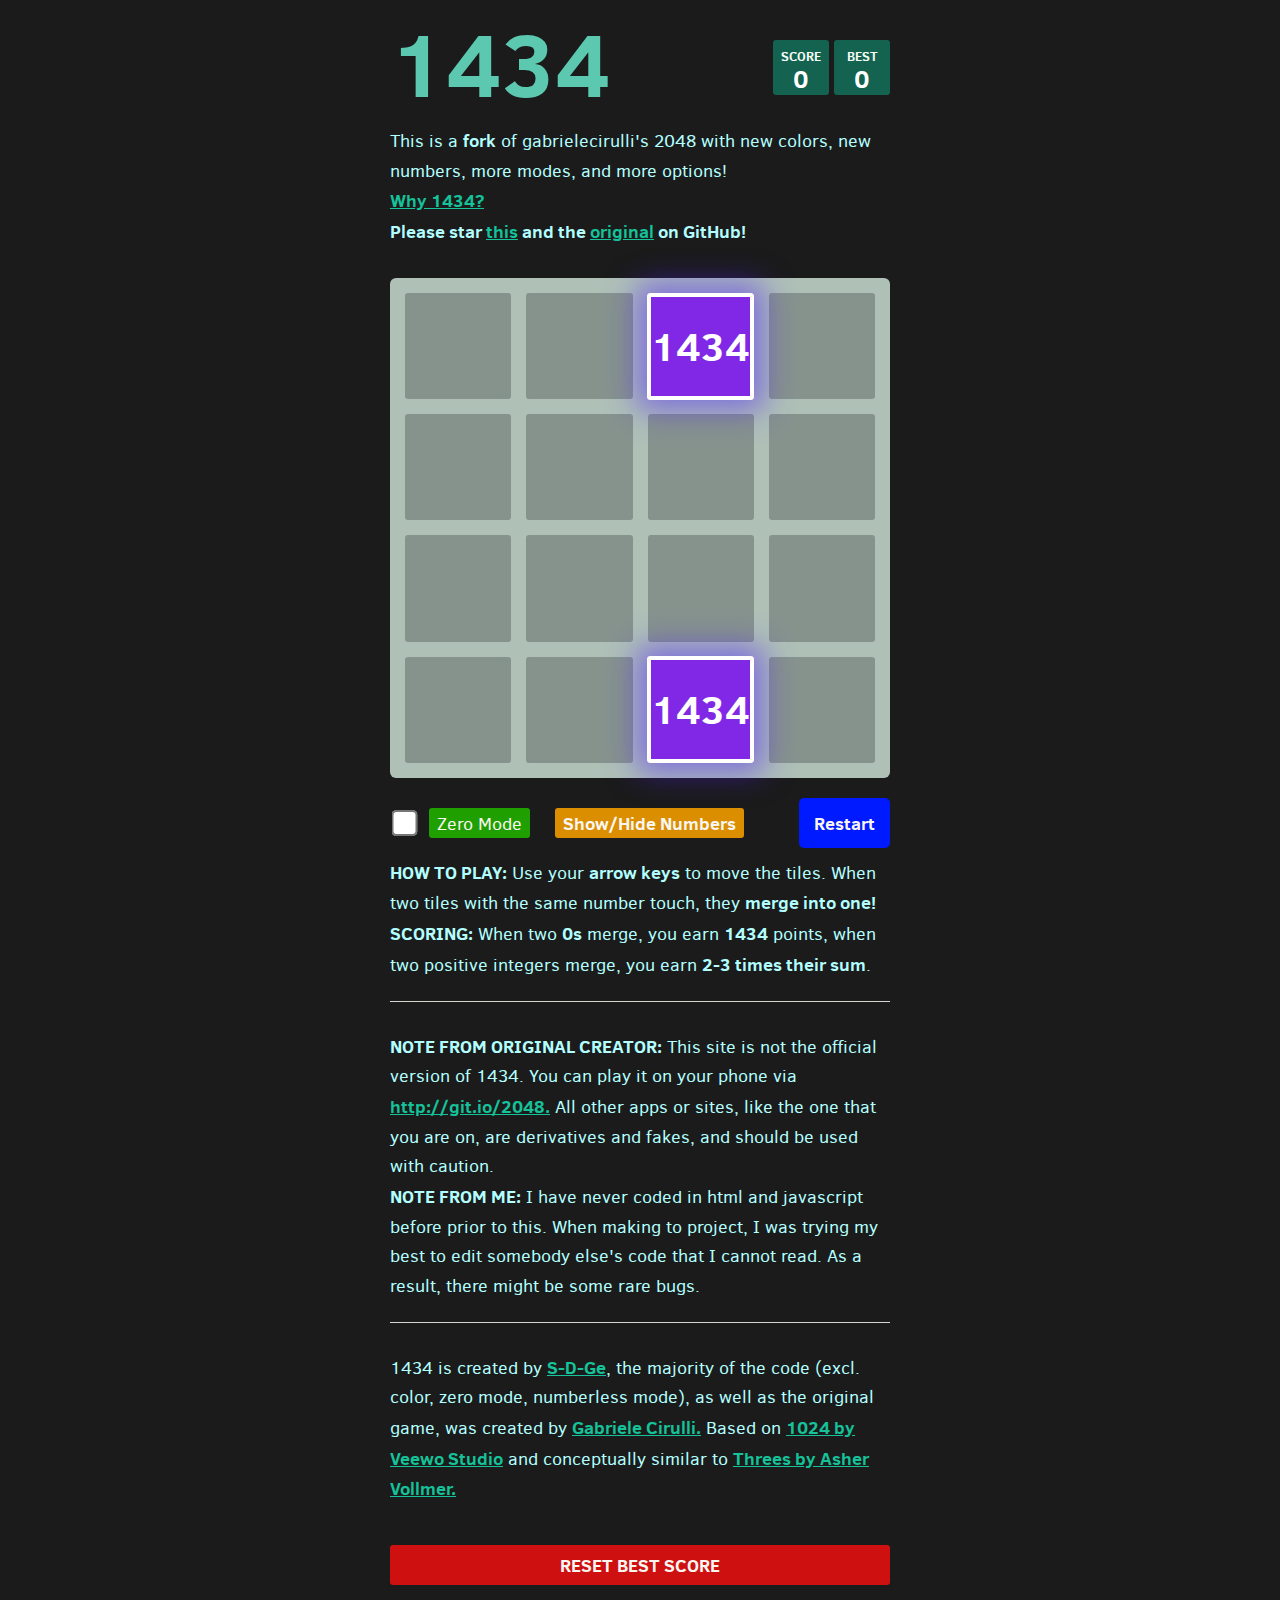
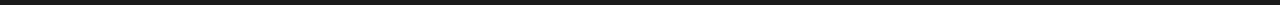
<file: 1434/index.html>
<!DOCTYPE html>
<html>
<head>
  <meta charset="utf-8">
  <title>1434</title>

  <link href="style/main.css" rel="stylesheet" type="text/css">
  <link rel="shortcut icon" href="favicon.ico">

  <meta name="HandheldFriendly" content="True">
  <meta name="MobileOptimized" content="320">
  <meta name="viewport" content="width=device-width, target-densitydpi=160dpi, initial-scale=1.0, maximum-scale=1, user-scalable=no, minimal-ui">
</head>
<body>
</script>
  <div class="container">
    <div class="heading">
      <h1 class="title">1434</h1>
      <div class="scores-container">
        <div class="score-container">0</div>
        <div class="best-container">0</div>
      </div>
    </div>

    <div class="above-game">
      <p style="color: #b3ffff"> This is a <strong>fork</strong> of gabrielecirulli's 2048 with new colors,
        new numbers, more modes, and more options! 
        <br>
        <a href="https://denialriver1434.github.io/1434/Explanation">Why 1434?</a>
        <br>
        <strong>Please star <a href="https://github.com/DenialRiver8810/1434">this</a>
          and the <a href="https://github.com/gabrielecirulli/2048">original</a> on GitHub!</strong></p>
    </div>

    <div class="game-container">
      <div class="game-message">
        <p></p>
        <div class="lower">
	        <a class="keep-playing-button">Continue losing the game?</a>
          <a class="retry-button">Lose the game again?</a>
        </div>
      </div>

      <div class="grid-container">
        <div class="grid-row">
          <div class="grid-cell"></div>
          <div class="grid-cell"></div>
          <div class="grid-cell"></div>
          <div class="grid-cell"></div>
        </div>
        <div class="grid-row">
          <div class="grid-cell"></div>
          <div class="grid-cell"></div>
          <div class="grid-cell"></div>
          <div class="grid-cell"></div>
        </div>
        <div class="grid-row">
          <div class="grid-cell"></div>
          <div class="grid-cell"></div>
          <div class="grid-cell"></div>
          <div class="grid-cell"></div>
        </div>
        <div class="grid-row">
          <div class="grid-cell"></div>
          <div class="grid-cell"></div>
          <div class="grid-cell"></div>
          <div class="grid-cell"></div>
        </div>
      </div>

      <div class="tile-container">

      </div>
    </div>
    
    <input class="allow0" type="checkbox" id="allow0">
    <label class="allow0" for="allow0"> Zero Mode</label>
    <a class="hidenum">Show/Hide Numbers</a>
    <a class="restart-button">Restart</a>
    <p class="game-explanation">
      <strong class="important">How to play:</strong> Use your <strong>arrow keys</strong> 
      to move the tiles. When two tiles with the same number touch, they <strong>merge into one!
      </strong>
      <strong class="important">Scoring:</strong> When two <strong>0s</strong> merge, you earn
      <strong>1434</strong> points, when two positive integers merge, you earn <strong>2-3 times their sum</strong>.
    </p>
    <hr>
    <p>
    <strong class="important">Note from original creator:</strong> This site is not the official version of 1434. 
    You can play it on your phone via <a href="http://git.io/2048">http://git.io/2048.</a> 
    All other apps or sites, like the one that you are on, are derivatives and fakes, and should be used with caution.
    <br>
    <strong class="important">Note from me:</strong>  I have never coded in html and javascript before prior to this. When making
    to project, I was trying my best to edit somebody else's code that I cannot read. As a result, there might be some rare bugs.
    </p>
    <hr>
    <p>
    1434 is created by <a href="https://github.com/S-D-Ge/" target="_blank">S-D-Ge</a>, the majority of the code 
    (excl. color, zero mode, numberless mode), as well as the original game, was created by 
    <a href="http://gabrielecirulli.com" target="_blank">Gabriele Cirulli.</a> Based on 
    <a href="https://itunes.apple.com/us/app/1024!/id823499224" target="_blank">1024 by Veewo Studio</a> and 
    conceptually similar to <a href="http://asherv.com/threes/" target="_blank">Threes by Asher Vollmer.</a>
    </p>
    <a class="best-reset-button">RESET BEST SCORE</a>
  </div>

  <script src="js/bind_polyfill.js"></script>
  <script src="js/classlist_polyfill.js"></script>
  <script src="js/animframe_polyfill.js"></script>
  <script src="js/keyboard_input_manager.js"></script>
  <script src="js/html_actuator.js"></script>
  <script src="js/grid.js"></script>
  <script src="js/tile.js"></script>
  <script src="js/local_storage_manager.js"></script>
  <script src="js/game_manager.js"></script>
  <script src="js/application.js"></script>
</body>
</html>
</file>
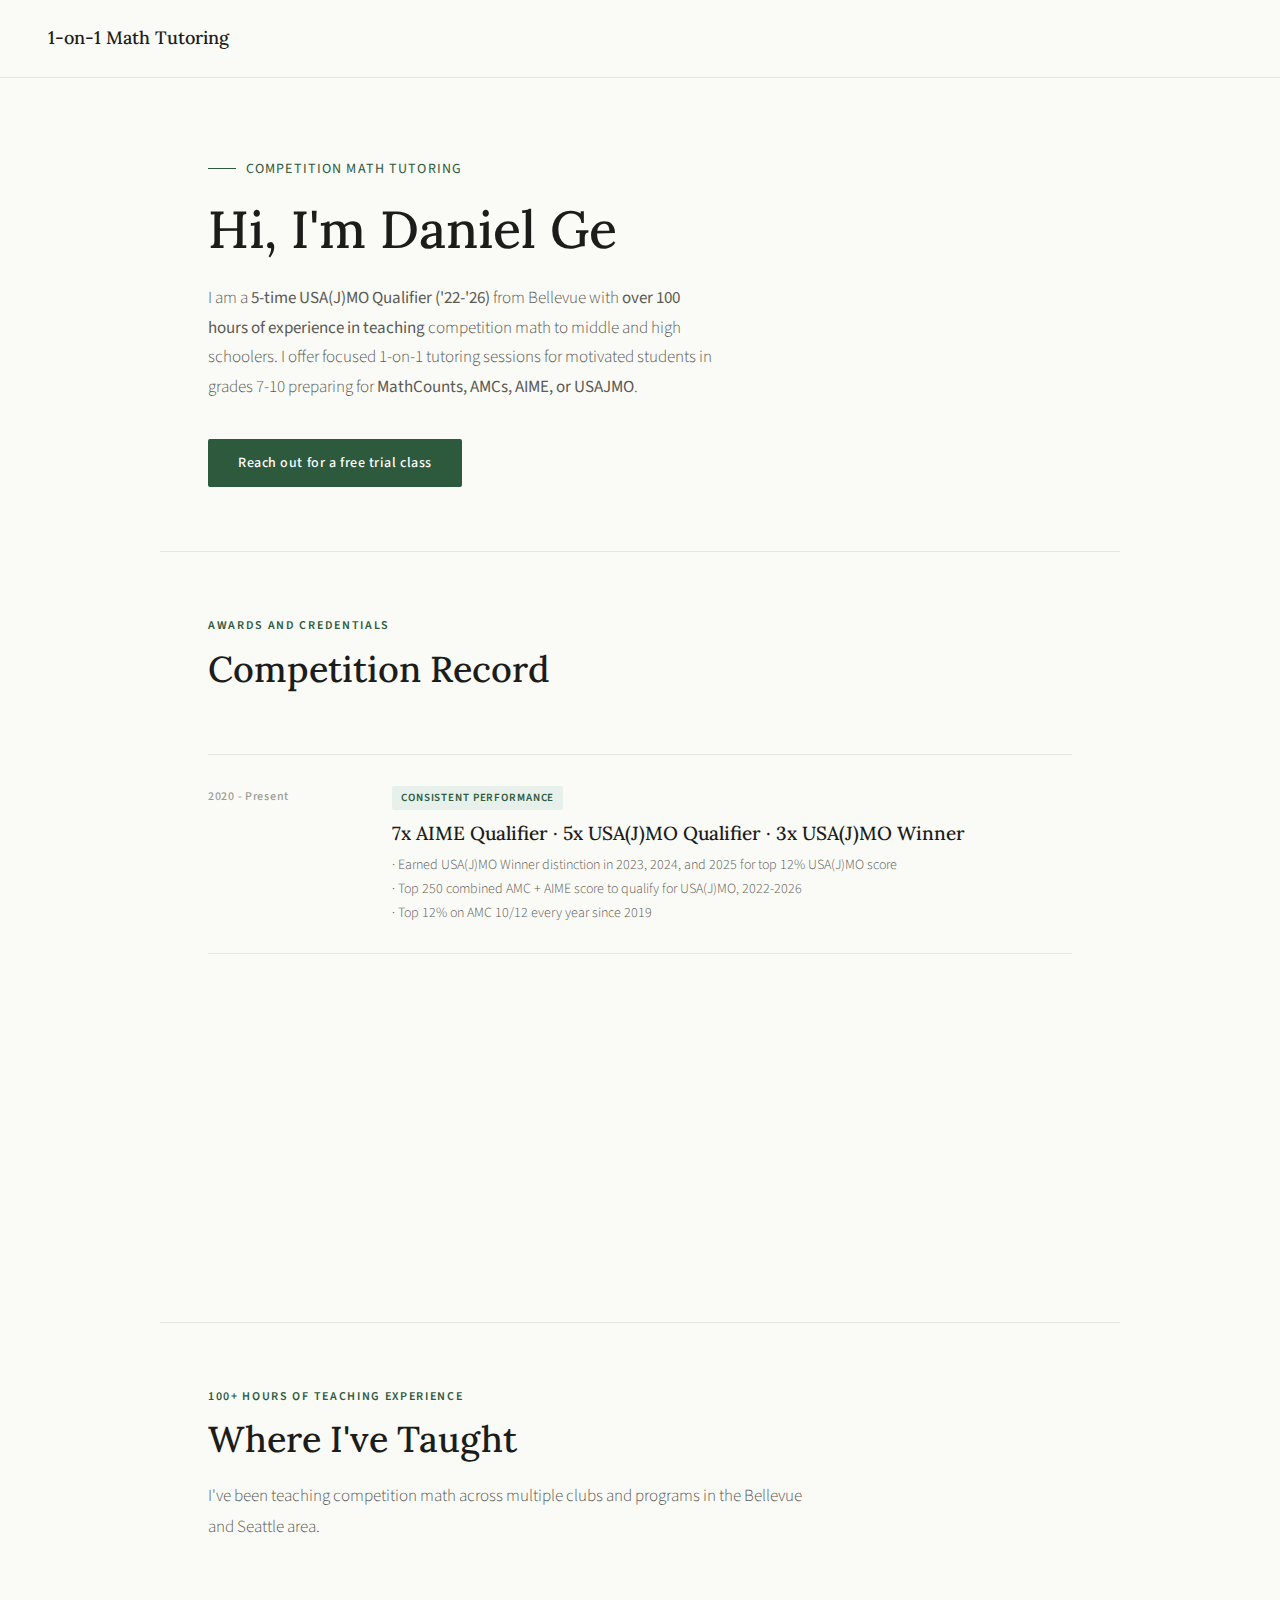
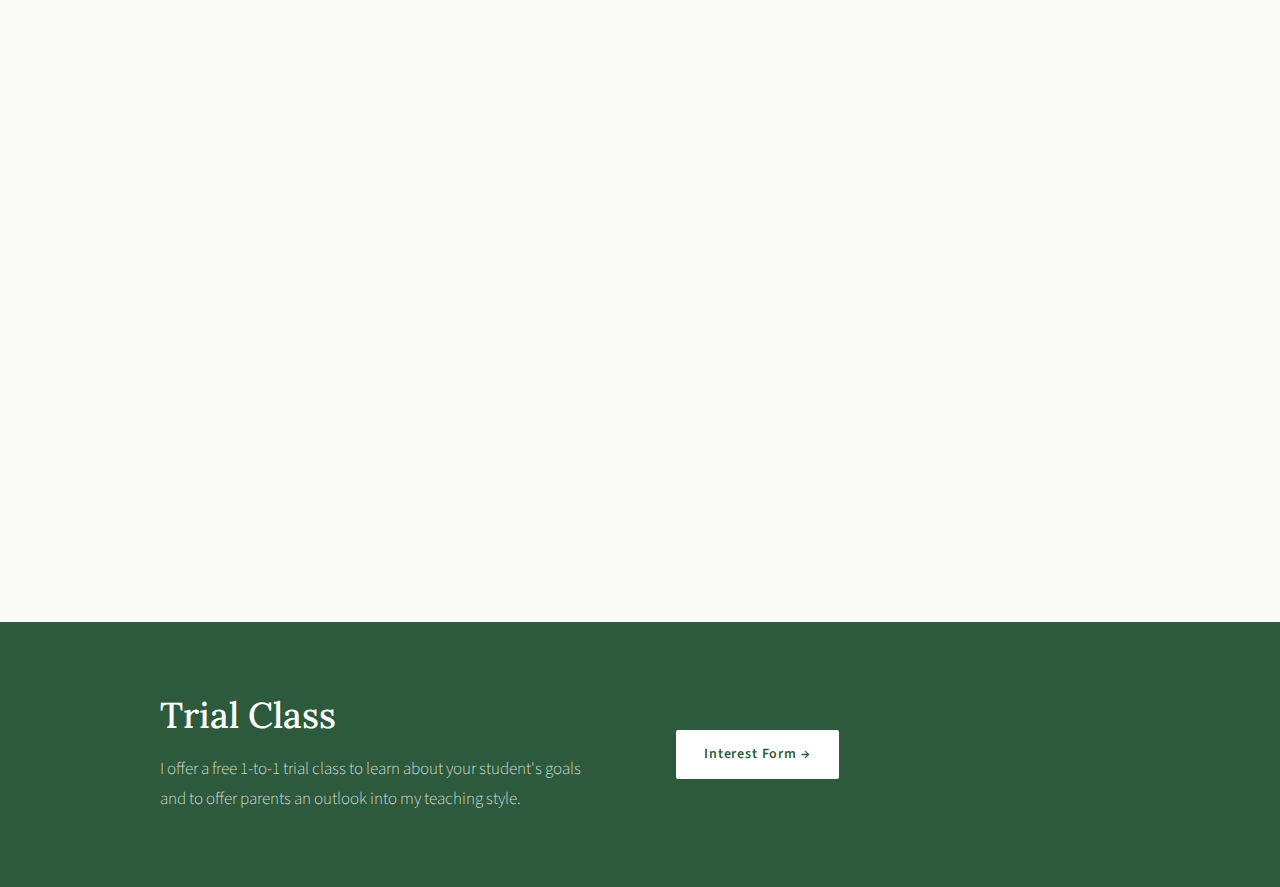
<file: tutoring/index.html>
<!DOCTYPE html>
<html lang="en">
<head>
<meta charset="UTF-8">
<meta name="viewport" content="width=device-width, initial-scale=1.0">
<title>Daniel Ge Competition Math Tutoring</title>
<link href="https://fonts.googleapis.com/css2?family=Lora:ital,wght@0,400;0,500;0,600;1,400;1,500&family=Source+Sans+3:wght@300;400;500;600&display=swap" rel="stylesheet">
<link rel="stylesheet" href="style.css">
</head>
<body>

<nav>
  <div class="nav-name">1-on-1 Math Tutoring</div>
</nav>

<div class="hero">
  <div class="hero-text">
    <div class="hero-greeting">Competition Math Tutoring</div>
    <h1>Hi, I'm Daniel Ge</h1>
    <p class="hero-body">
        I am a <strong>5-time USA(J)MO Qualifier ('22-'26)</strong> from Bellevue with <strong>over 100 hours of experience
        in teaching</strong> competition math to middle and high schoolers. I offer focused 1-on-1 tutoring sessions for motivated
        students in grades 7-10 preparing for <strong>MathCounts, AMCs, AIME, or USAJMO</strong>.
    </p>
    <a href="#contact" class="hero-cta">Reach out for a free trial class</a>
  </div>
</div>

<hr class="divider">
<div class="section" id="credentials">
  <div class="section-label">Awards and Credentials</div>
  <h2>Competition Record <br><br></h2>
  <ul class="awards-list">
    <li class="award">
      <div class="award-date">2020 - Present</div>
      <div>
        <span class="tag">Consistent performance</span>
        <div class="award-name">7x AIME Qualifier · 5x USA(J)MO Qualifier · 3x USA(J)MO Winner</div>
        <div class="award-desc">
          · Earned USA(J)MO Winner distinction in 2023, 2024, and 2025 for top 12% USA(J)MO score<br>
          · Top 250 combined AMC + AIME score to qualify for USA(J)MO, 2022-2026<br>
          · Top 12% on AMC 10/12 every year since 2019
        </div>
      </div>
    </li>
    <li class="award">
      <div class="award-date">Jun 2025</div>
      <div>
        <span class="tag">MOP</span>
        <div class="award-name">Mathematical Olympiad Summer Program</div>
        <div class="award-desc">Qualified for MOP by ranking in the top 24 among all US high school students on the USAMO</div>
      </div>
    </li>
    <li class="award">
      <div class="award-date">Jun 2025</div>
      <div>
        <span class="tag">National Top 18</span>
        <div class="award-name">USA IMO Team Selection Test (USA TST) Qualifier</div>
        <div class="award-desc">Top 18 TSTST scorer among all MOP students with a score of 42</div>
      </div>
    </li>
  </ul>
</div>

<hr class="divider">

<div class="section" id="experience">
  <div class="section-label">100+ Hours of teaching experience</div>
  <h2>Where I've Taught</h2>
  <p class="lead" style="margin-bottom:36px;">I've been teaching competition math across multiple clubs and programs in the Bellevue and Seattle area.</p>
  <ul class="exp-list reveal">
    <li class="exp">
      <div class="exp-meta">
        <div class="exp-period">Sep 2022 - Present</div>
        <div class="exp-place">Bellevue, WA</div>
      </div>
      <div>
        <div class="exp-org">Tyee Competition Math Club</div>
        <div class="exp-role">Coach → Advisor</div>
        <ul class="exp-points">
          <li>Wrote and led live lectures; wrote and proctored placement tests and intramural contests</li>
          <li>Now advises new coaches; teaches MathCounts training sessions for qualifying students</li>
        </ul>
      </div>
    </li>
    <li class="exp">
      <div class="exp-meta">
        <div class="exp-period">Sep 2025 - Present</div>
        <div class="exp-place">Bellevue, WA</div>
      </div>
      <div>
        <div class="exp-org">Newport Math Club</div>
        <div class="exp-role">President</div>
        <ul class="exp-points">
          <li>Team leader, problem writer, and test coordinator for the Knights of Pi Tournament</li>
          <li>Designs and leads club meetings including lectures on advanced Olympiad topics</li>
        </ul>
      </div>
    </li>
    <li class="exp">
      <div class="exp-meta">
        <div class="exp-period">Sep 2023 - Mar 2025</div>
        <div class="exp-place">Bellevue, WA</div>
      </div>
      <div>
        <div class="exp-org">BASIS Competitive Coding Club</div>
        <div class="exp-role">Founder & Head Coach</div>
        <ul class="exp-points">
          <li>Wrote lecture notes and led live lectures from scratch</li>
          <li>Multiple students promoted to USACO Silver and Gold</li>
        </ul>
      </div>
    </li>
    <li class="exp">
      <div class="exp-meta">
        <div class="exp-period">May 2024 - Present</div>
        <div class="exp-place">Seattle, WA</div>
      </div>
      <div>
        <div class="exp-org">Seattle Infinity Math Circle</div>
        <div class="exp-role">Problem Writer & Team Member</div>
        <ul class="exp-points">
          <li>Designed AMC 8/10/12 and MathCounts practice tests for Seattle middle schoolers</li>
          <li>Member of WA Gold A1 team — competed at HMMT, SMT, BMT, and PUMaC</li>
        </ul>
      </div>
    </li>
  </ul>
</div>

<div class="contact-section" id="contact">
  <div class="contact-inner">
    <div>
      <h2>Trial Class</h2>
      <p class="lead">I offer a free 1-to-1 trial class to learn about your student's goals and 
        to offer parents an outlook into my teaching style.</p>
    </div>
    <div style="display:flex; flex-direction:column; justify-content:center; height:100%;">
      <a href="https://forms.gle/p3uLhhTPpono2Kmp6" target="_blank" class="submit-btn" style="text-decoration:none; display:inline-block; text-align:center;">
        Interest Form →
      </a>
    </div>
  </div>
</div>

<script>
  const allReveal = document.querySelectorAll('.reveal');
  const awards = document.querySelectorAll('.award');

  const io = new IntersectionObserver((entries) => {
    entries.forEach(e => {
      if (e.isIntersecting) { e.target.classList.add('visible'); io.unobserve(e.target); }
    });
  }, { threshold: 0.1 });

  allReveal.forEach(el => io.observe(el));

  const awardIO = new IntersectionObserver((entries) => {
    entries.forEach((e, idx) => {
      if (e.isIntersecting) {
        const i = [...awards].indexOf(e.target);
        setTimeout(() => e.target.classList.add('visible'), i * 120);
        awardIO.unobserve(e.target);
      }
    });
  }, { threshold: 0.1 });
  awards.forEach(el => awardIO.observe(el));
</script>
</body>
</html>
</file>
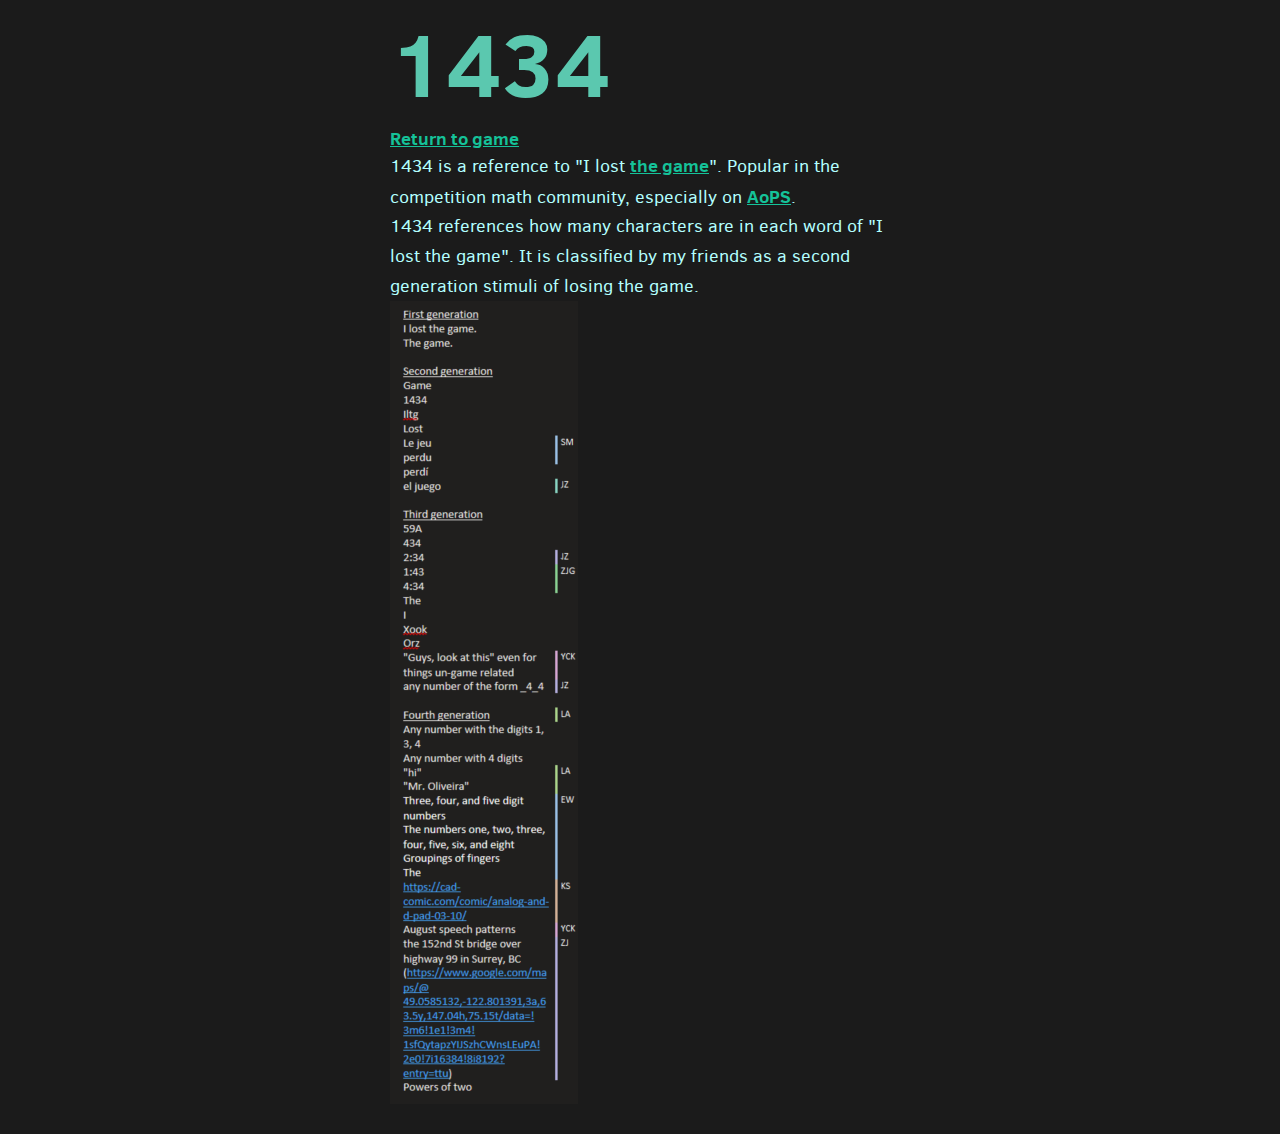
<file: 1434/Explanation/index.html>
<!DOCTYPE html>
<html>
<head>
  <meta charset="utf-8">
  <title>1434</title>

  <link href="../style/main.css" rel="stylesheet" type="text/css">
  <link rel="shortcut icon" href="favicon.ico">

  <meta name="HandheldFriendly" content="True">
  <meta name="MobileOptimized" content="320">
  <meta name="viewport" content="width=device-width, target-densitydpi=160dpi, initial-scale=1.0, maximum-scale=1, user-scalable=no, minimal-ui">
</head>
<body>
</script>
  <div class="container">
    <div class="heading">
      <h1 class="title">1434</h1>
    </div>
    
    <div class="above-game">
        <a href="https://denialriver1434.github.io/1434">Return to game</a>
        <br>
        <p>
            1434 is a reference to "I lost <a href="https://en.wikipedia.org/wiki/The_Game_(mind_game)">the game</a>". 
            Popular in the competition math community, especially on <a href="https://artofproblemsolving.com/">AoPS</a>.
            <br>
            1434 references how many characters are in each word of "I lost the game". It is classified by my friends as a 
            second generation stimuli of losing the game.
            <br>
            <img src="1434-stimuli.png">
        </p>
    </div>
  </div>
</body>
</html>
</file>
<file: 1434/style/main.css>
@import url(fonts/clear-sans.css);
html, body {
  margin: 0;
  padding: 0;
  background: #1b1b1b;
  color: white;
  font-family: "Clear Sans", "Helvetica Neue", Arial, sans-serif;
  font-size: 18px; }

body {
  margin: 0px 0; 
margin-bottom: 20px;}

.heading:after {
  content: "";
  display: block;
  clear: both; }

h1.title {
  color:#5bc8af;
  font-size: 90px;
  font-weight: bold;
  margin: 0;
  display: block;
  float: left; }

@-webkit-keyframes move-up {
  0% {
    top: 25px;
    opacity: 1; }

  100% {
    top: -50px;
    opacity: 0; } }
@-moz-keyframes move-up {
  0% {
    top: 25px;
    opacity: 1; }

  100% {
    top: -50px;
    opacity: 0; } }
@keyframes move-up {
  0% {
    top: 25px;
    opacity: 1; }

  100% {
    top: -50px;
    opacity: 0; } }
.scores-container {
  float: right;
  text-align: right; }

.score-container, .best-container {
  position: relative;
  display: inline-block;
  background: #136350;
  padding: 15px 20px;
  font-size: 25px;
  height: 25px;
  line-height: 47px;
  font-weight: bold;
  border-radius: 3px;
  color: rgb(255, 255, 255);
  margin-top: 40px;
  text-align: center; }
  .score-container:after, .best-container:after {
    position: absolute;
    width: 100%;
    top: 10px;
    left: 0;
    text-transform: uppercase;
    font-size: 13px;
    line-height: 13px;
    text-align: center;
    color: #f6fcf6; }
  .score-container .score-addition, .best-container .score-addition {
    position: absolute;
    right: 30px;
    color: red;
    font-size: 25px;
    line-height: 25px;
    font-weight: bold;
    color: rgba(56, 65, 66, 0.9);
    z-index: 100;
    -webkit-animation: move-up 600ms ease-in;
    -moz-animation: move-up 600ms ease-in;
    animation: move-up 600ms ease-in;
    -webkit-animation-fill-mode: both;
    -moz-animation-fill-mode: both;
    animation-fill-mode: both; }

.score-container:after {
  content: "Score"; }

.best-container:after {
  content: "Best"; }

p {
  color:#b3ffff;
  margin-top: 0;
  margin-bottom: 10px;
  line-height: 1.65; }

a {
  color: #15c299;
  font-weight: bold;
  text-decoration: underline;
  cursor: pointer; }

strong.important {
  text-transform: uppercase; }

hr {
  border: none;
  border-bottom: 1px solid #d8d4d0;
  margin-top: 20px;
  margin-bottom: 30px; }

.container {
  width: 500px;
  margin: 0 auto; }

@-webkit-keyframes fade-in {
  0% {
    opacity: 0; }

  100% {
    opacity: 1; } }
@-moz-keyframes fade-in {
  0% {
    opacity: 0; }

  100% {
    opacity: 1; } }
@keyframes fade-in {
  0% {
    opacity: 0; }

  100% {
    opacity: 1; } }
.game-container {
  margin-top: 30px;
  margin-bottom: 20px;
  position: relative;
  padding: 15px;
  cursor: default;
  -webkit-touch-callout: none;
  -ms-touch-callout: none;
  -webkit-user-select: none;
  -moz-user-select: none;
  -ms-user-select: none;
  -ms-touch-action: none;
  touch-action: none;
  background: #afc0b7;
  border-radius: 6px;
  width: 500px;
  height: 500px;
  -webkit-box-sizing: border-box;
  -moz-box-sizing: border-box;
  box-sizing: border-box; }
  .game-container .game-message {
    display: none;
    position: absolute;
    top: 0;
    right: 0;
    bottom: 0;
    left: 0;
    background: rgba(118, 128, 117, 0.5);
    z-index: 100;
    text-align: center;
    -webkit-animation: fade-in 800ms ease 1200ms;
    -moz-animation: fade-in 800ms ease 1200ms;
    animation: fade-in 800ms ease 1200ms;
    -webkit-animation-fill-mode: both;
    -moz-animation-fill-mode: both;
    animation-fill-mode: both; }
    .game-container .game-message p {
      font-size: 55px;
      font-weight: bold;
      height: 80px;
      line-height: 60px;
      margin-top: 222px; }
    .game-container .game-message .lower {
      display: block;
      margin-top: 59px; }
    .game-container .game-message a {
      display: inline-block;
      background: #66698f;
      border-radius: 3px;
      padding: 0 20px;
      text-decoration: none;
      color: #f2f9f9;
      height: 40px;
      line-height: 42px;
      margin-left: 9px; }
      .game-container .game-message a.keep-playing-button {
        background: rgba(8, 0, 126, 1);
        margin-bottom: 20px; 
        display: none; }
        .game-container .game-message a.retry-button {
          background: rgba(8, 0, 126, 0.7);
          margin-bottom: 20px; 
          }
    .game-container .game-message.game-won {
      background: rgba(208, 190, 252, 0.3);
      color: #f9f6f2; }
      .game-container .game-message.game-won a.keep-playing-button {
        display: inline-block; }
    .game-container .game-message.game-won, .game-container .game-message.game-over {
      display: block; }

.grid-container {
  position: absolute;
  z-index: 1; }

.grid-row {
  margin-bottom: 15px; }
  .grid-row:last-child {
    margin-bottom: 0; }
  .grid-row:after {
    content: "";
    display: block;
    clear: both; }

.grid-cell {
  width: 106.25px;
  height: 106.25px;
  margin-right: 15px;
  float: left;
  border-radius: 3px;
  background: rgba(57, 63, 63, 0.35); }
  .grid-cell:last-child {
    margin-right: 0; }

.tile-container {
  position: absolute;
  z-index: 2; }

.tile, .tile .tile-inner {
  width: 107px;
  height: 107px;
  line-height: 107px; }
.tile.tile-position-1-1 {
  -webkit-transform: translate(0px, 0px);
  -moz-transform: translate(0px, 0px);
  -ms-transform: translate(0px, 0px);
  transform: translate(0px, 0px); }
.tile.tile-position-1-2 {
  -webkit-transform: translate(0px, 121px);
  -moz-transform: translate(0px, 121px);
  -ms-transform: translate(0px, 121px);
  transform: translate(0px, 121px); }
.tile.tile-position-1-3 {
  -webkit-transform: translate(0px, 242px);
  -moz-transform: translate(0px, 242px);
  -ms-transform: translate(0px, 242px);
  transform: translate(0px, 242px); }
.tile.tile-position-1-4 {
  -webkit-transform: translate(0px, 363px);
  -moz-transform: translate(0px, 363px);
  -ms-transform: translate(0px, 363px);
  transform: translate(0px, 363px); }
.tile.tile-position-2-1 {
  -webkit-transform: translate(121px, 0px);
  -moz-transform: translate(121px, 0px);
  -ms-transform: translate(121px, 0px);
  transform: translate(121px, 0px); }
.tile.tile-position-2-2 {
  -webkit-transform: translate(121px, 121px);
  -moz-transform: translate(121px, 121px);
  -ms-transform: translate(121px, 121px);
  transform: translate(121px, 121px); }
.tile.tile-position-2-3 {
  -webkit-transform: translate(121px, 242px);
  -moz-transform: translate(121px, 242px);
  -ms-transform: translate(121px, 242px);
  transform: translate(121px, 242px); }
.tile.tile-position-2-4 {
  -webkit-transform: translate(121px, 363px);
  -moz-transform: translate(121px, 363px);
  -ms-transform: translate(121px, 363px);
  transform: translate(121px, 363px); }
.tile.tile-position-3-1 {
  -webkit-transform: translate(242px, 0px);
  -moz-transform: translate(242px, 0px);
  -ms-transform: translate(242px, 0px);
  transform: translate(242px, 0px); }
.tile.tile-position-3-2 {
  -webkit-transform: translate(242px, 121px);
  -moz-transform: translate(242px, 121px);
  -ms-transform: translate(242px, 121px);
  transform: translate(242px, 121px); }
.tile.tile-position-3-3 {
  -webkit-transform: translate(242px, 242px);
  -moz-transform: translate(242px, 242px);
  -ms-transform: translate(242px, 242px);
  transform: translate(242px, 242px); }
.tile.tile-position-3-4 {
  -webkit-transform: translate(242px, 363px);
  -moz-transform: translate(242px, 363px);
  -ms-transform: translate(242px, 363px);
  transform: translate(242px, 363px); }
.tile.tile-position-4-1 {
  -webkit-transform: translate(363px, 0px);
  -moz-transform: translate(363px, 0px);
  -ms-transform: translate(363px, 0px);
  transform: translate(363px, 0px); }
.tile.tile-position-4-2 {
  -webkit-transform: translate(363px, 121px);
  -moz-transform: translate(363px, 121px);
  -ms-transform: translate(363px, 121px);
  transform: translate(363px, 121px); }
.tile.tile-position-4-3 {
  -webkit-transform: translate(363px, 242px);
  -moz-transform: translate(363px, 242px);
  -ms-transform: translate(363px, 242px);
  transform: translate(363px, 242px); }
.tile.tile-position-4-4 {
  -webkit-transform: translate(363px, 363px);
  -moz-transform: translate(363px, 363px);
  -ms-transform: translate(363px, 363px);
  transform: translate(363px, 363px); }

.tile {
  position: absolute;
  -webkit-transition: 100ms ease-in-out;
  -moz-transition: 100ms ease-in-out;
  transition: 100ms ease-in-out;
  -webkit-transition-property: -webkit-transform;
  -moz-transition-property: -moz-transform;
  transition-property: transform; }
  .tile .tile-inner {
    border-radius: 3px;
    text-align: center;
    background: #ff0000;
    font-weight: bold;
    z-index: 10;
  font-size: 55px; }
  .tile.tile-0 .tile-inner {
    background: #20a000;
    box-shadow: 0 0 30px 10px rgba(245, 248, 50, 0.69420), inset 0 0 0 1px rgba(255, 255, 255, 0.15);
  }
  .tile.tile-1 .tile-inner {
    background: #3f4444;
   }
  .tile.tile-2 .tile-inner {
    background: #4e5b5c; }
  .tile.tile-5 .tile-inner {
    background: #637e81; }
  .tile.tile-11 .tile-inner {
    background: #5c939c; }
  .tile.tile-22 .tile-inner {
    background: #359aaa; }
  .tile.tile-44 .tile-inner {
    background: #1aa9c9; }
  .tile.tile-89 .tile-inner {
    background: #00bfff; }
  .tile.tile-179 .tile-inner {
    background: #00a2fa;
    box-shadow: 0 0 30px 10px rgba(78, 29, 255, 0.15), inset 0 0 0 3px rgba(255, 255, 255, 0.5);
    font-size: 45px; }
    @media screen and (max-width: 520px) {
      .tile.tile-179 .tile-inner {
        font-size: 25px; } }
  .tile.tile-358 .tile-inner {
    background: #0061e0;
    box-shadow: 0 0 30px 10px rgba(78, 29, 255, 0.2), inset 0 0 0 3px rgba(255, 255, 255, 0.75);
    font-size: 45px; }
    @media screen and (max-width: 520px) {
      .tile.tile-358 .tile-inner {
        font-size: 25px; } }
  .tile.tile-717 .tile-inner {
    background: #4b39e7;
    box-shadow: 0 0 30px 10px rgba(78, 29, 255, 0.35), inset 0 0 0 3px rgba(255, 255, 255);
    font-size: 45px; }
    @media screen and (max-width: 520px) {
      .tile.tile-717 .tile-inner {
        font-size: 25px; } }
  .tile.tile-1434 .tile-inner {
    background: #8128e6;
    box-shadow: 0 0 30px 10px rgba(78, 29, 255, 0.5), inset 0 0 0 4px rgba(255, 255, 255);
    font-size: 40px; }
    @media screen and (max-width: 520px) {
      .tile.tile-1434 .tile-inner {
        font-size: 15px; } }
  .tile.tile-super .tile-inner {
    background: #b91bc7;
    box-shadow: 0 0 30px 10px rgb(78, 29, 255), inset 0 0 0 5px rgba(255, 255, 255);
    font-size: 30px; }
    @media screen and (max-width: 520px) {
      .tile.tile-super .tile-inner {
        font-size: 10px; } }

@-webkit-keyframes appear {
  0% {
    opacity: 0;
    -webkit-transform: scale(0);
    -moz-transform: scale(0);
    -ms-transform: scale(0);
    transform: scale(0); }

  100% {
    opacity: 1;
    -webkit-transform: scale(1);
    -moz-transform: scale(1);
    -ms-transform: scale(1);
    transform: scale(1); } }
@-moz-keyframes appear {
  0% {
    opacity: 0;
    -webkit-transform: scale(0);
    -moz-transform: scale(0);
    -ms-transform: scale(0);
    transform: scale(0); }

  100% {
    opacity: 1;
    -webkit-transform: scale(1);
    -moz-transform: scale(1);
    -ms-transform: scale(1);
    transform: scale(1); } }
@keyframes appear {
  0% {
    opacity: 0;
    -webkit-transform: scale(0);
    -moz-transform: scale(0);
    -ms-transform: scale(0);
    transform: scale(0); }

  100% {
    opacity: 1;
    -webkit-transform: scale(1);
    -moz-transform: scale(1);
    -ms-transform: scale(1);
    transform: scale(1); } }
.tile-new .tile-inner {
  -webkit-animation: appear 200ms ease 100ms;
  -moz-animation: appear 200ms ease 100ms;
  animation: appear 200ms ease 100ms;
  -webkit-animation-fill-mode: backwards;
  -moz-animation-fill-mode: backwards;
  animation-fill-mode: backwards; }

@-webkit-keyframes pop {
  0% {
    -webkit-transform: scale(0);
    -moz-transform: scale(0);
    -ms-transform: scale(0);
    transform: scale(0); }

  50% {
    -webkit-transform: scale(1.2);
    -moz-transform: scale(1.2);
    -ms-transform: scale(1.2);
    transform: scale(1.2); }

  100% {
    -webkit-transform: scale(1);
    -moz-transform: scale(1);
    -ms-transform: scale(1);
    transform: scale(1); } }
@-moz-keyframes pop {
  0% {
    -webkit-transform: scale(0);
    -moz-transform: scale(0);
    -ms-transform: scale(0);
    transform: scale(0); }

  50% {
    -webkit-transform: scale(1.2);
    -moz-transform: scale(1.2);
    -ms-transform: scale(1.2);
    transform: scale(1.2); }

  100% {
    -webkit-transform: scale(1);
    -moz-transform: scale(1);
    -ms-transform: scale(1);
    transform: scale(1); } }
@keyframes pop {
  0% {
    -webkit-transform: scale(0);
    -moz-transform: scale(0);
    -ms-transform: scale(0);
    transform: scale(0); }

  50% {
    -webkit-transform: scale(1.2);
    -moz-transform: scale(1.2);
    -ms-transform: scale(1.2);
    transform: scale(1.2); }

  100% {
    -webkit-transform: scale(1);
    -moz-transform: scale(1);
    -ms-transform: scale(1);
    transform: scale(1); } }
.tile-merged .tile-inner {
  z-index: 20;
  -webkit-animation: pop 200ms ease 100ms;
  -moz-animation: pop 200ms ease 100ms;
  animation: pop 200ms ease 100ms;
  -webkit-animation-fill-mode: backwards;
  -moz-animation-fill-mode: backwards;
  animation-fill-mode: backwards; }

.above-game:after {
  content: "";
  display: block;
  clear: both; }

.restart-button {
  display: inline-block;
  background: #001aff;
  border-radius: 5px;
  padding: 0 15px;
  text-decoration: none;
  color: #f9f6f2;
  height: 50px;
  line-height: 52px;
  display: block;
  text-align: center;
  float: right; }

  .hidenum {
    display: inline-block;
    background: #db8f00;
    border-radius: 3px;
    padding: 0 8px;
    text-decoration: none;
    color: #f9f6f2;
    height: 30px;
    line-height: 32px;
    display: block;
    text-align: center;
    margin-left: 15px;
    margin-top: 10px;
    float: left; }

  .allow0 {
    display: inline-block;
    background: #20a000;
    border-radius: 3px;
    padding: 0 8px;
    text-decoration: none;
    color: #f9f6f2;
    height: 30px;
    line-height: 32px;
    display: block;
    text-align: center;
    margin-left: 8px;
    margin-top: 10px;
    margin-right: 10px;
    float: left; }

  input[type=checkbox]
  {
    /* Double-sized Checkboxes */
    margin-top: 10px;
    -ms-transform: scale(2); /* IE */
    -moz-transform: scale(2); /* FF */
    -webkit-transform: scale(1.5); /* Safari and Chrome */
    -o-transform: scale(1.5); /* Opera */
    transform: scale(2);
  }

.best-reset-button {
  display: inline-block;
  background: #cf1010;
  border-radius: 3px;
  padding: 0 20px;
  text-decoration: none;
  color: #f9f6f2;
  height: 40px;
  line-height: 42px;
  margin-top: 40px; 
  display: block;
  text-align: center;
  float: center; }

.game-explanation {
  margin-top: 80px; }

@media screen and (max-width: 520px) {
  html, body {
    font-size: 15px; }

  body {
    margin: 20px 0;
    padding: 0 20px; }

  h1.title {
    font-size: 27px;
    margin-top: 15px; }

  .container {
    width: 280px;
    margin: 0 auto; }

  .score-container, .best-container {
    margin-top: 0;
    padding: 15px 10px;
    min-width: 40px; }

  .heading {
    margin-bottom: 10px; }

  .game-intro {
    width: 55%;
    display: block;
    box-sizing: border-box;
    line-height: 1.65; }

  .restart-button {
    width: 42%;
    padding: 0;
    display: block;
    box-sizing: border-box;
    margin-top: 2px; }

  .game-container {
    margin-top: 17px;
    position: relative;
    padding: 10px;
    cursor: default;
    -webkit-touch-callout: none;
    -ms-touch-callout: none;
    -webkit-user-select: none;
    -moz-user-select: none;
    -ms-user-select: none;
    -ms-touch-action: none;
    touch-action: none;
    background: #a0bba2;
    border-radius: 6px;
    width: 280px;
    height: 280px;
    -webkit-box-sizing: border-box;
    -moz-box-sizing: border-box;
    box-sizing: border-box; }
    .game-container .game-message {
      display: none;
      position: absolute;
      top: 0;
      right: 0;
      bottom: 0;
      left: 0;
      background: rgba(238, 228, 218, 0.5);
      z-index: 100;
      text-align: center;
      -webkit-animation: fade-in 800ms ease 1200ms;
      -moz-animation: fade-in 800ms ease 1200ms;
      animation: fade-in 800ms ease 1200ms;
      -webkit-animation-fill-mode: both;
      -moz-animation-fill-mode: both;
      animation-fill-mode: both; }
      .game-container .game-message p {
        font-size: 60px;
        font-weight: bold;
        height: 60px;
        line-height: 60px;
        margin-top: 222px; }
      .game-container .game-message .lower {
        display: block;
        margin-top: 59px; }
      .game-container .game-message a {
        display: inline-block;
        background: #8f7a66;
        border-radius: 3px;
        padding: 0 20px;
        text-decoration: none;
        color: #f9f6f2;
        height: 40px;
        line-height: 42px;
        margin-left: 9px; }
        .game-container .game-message a.keep-playing-button {
          display: none; }
      .game-container .game-message.game-won {
        background: rgba(237, 194, 46, 0.5);
        color: #f9f6f2; }
        .game-container .game-message.game-won a.keep-playing-button {
          display: inline-block; }
      .game-container .game-message.game-won, .game-container .game-message.game-over {
        display: block; }

  .grid-container {
    position: absolute;
    z-index: 1; }

  .grid-row {
    margin-bottom: 10px; }
    .grid-row:last-child {
      margin-bottom: 0; }
    .grid-row:after {
      content: "";
      display: block;
      clear: both; }

  .grid-cell {
    width: 57.5px;
    height: 57.5px;
    margin-right: 10px;
    float: left;
    border-radius: 3px;
    background: rgba(238, 228, 218, 0.35); }
    .grid-cell:last-child {
      margin-right: 0; }

  .tile-container {
    position: absolute;
    z-index: 2; }

  .tile, .tile .tile-inner {
    width: 58px;
    height: 58px;
    line-height: 58px; }
  .tile.tile-position-1-1 {
    -webkit-transform: translate(0px, 0px);
    -moz-transform: translate(0px, 0px);
    -ms-transform: translate(0px, 0px);
    transform: translate(0px, 0px); }
  .tile.tile-position-1-2 {
    -webkit-transform: translate(0px, 67px);
    -moz-transform: translate(0px, 67px);
    -ms-transform: translate(0px, 67px);
    transform: translate(0px, 67px); }
  .tile.tile-position-1-3 {
    -webkit-transform: translate(0px, 135px);
    -moz-transform: translate(0px, 135px);
    -ms-transform: translate(0px, 135px);
    transform: translate(0px, 135px); }
  .tile.tile-position-1-4 {
    -webkit-transform: translate(0px, 202px);
    -moz-transform: translate(0px, 202px);
    -ms-transform: translate(0px, 202px);
    transform: translate(0px, 202px); }
  .tile.tile-position-2-1 {
    -webkit-transform: translate(67px, 0px);
    -moz-transform: translate(67px, 0px);
    -ms-transform: translate(67px, 0px);
    transform: translate(67px, 0px); }
  .tile.tile-position-2-2 {
    -webkit-transform: translate(67px, 67px);
    -moz-transform: translate(67px, 67px);
    -ms-transform: translate(67px, 67px);
    transform: translate(67px, 67px); }
  .tile.tile-position-2-3 {
    -webkit-transform: translate(67px, 135px);
    -moz-transform: translate(67px, 135px);
    -ms-transform: translate(67px, 135px);
    transform: translate(67px, 135px); }
  .tile.tile-position-2-4 {
    -webkit-transform: translate(67px, 202px);
    -moz-transform: translate(67px, 202px);
    -ms-transform: translate(67px, 202px);
    transform: translate(67px, 202px); }
  .tile.tile-position-3-1 {
    -webkit-transform: translate(135px, 0px);
    -moz-transform: translate(135px, 0px);
    -ms-transform: translate(135px, 0px);
    transform: translate(135px, 0px); }
  .tile.tile-position-3-2 {
    -webkit-transform: translate(135px, 67px);
    -moz-transform: translate(135px, 67px);
    -ms-transform: translate(135px, 67px);
    transform: translate(135px, 67px); }
  .tile.tile-position-3-3 {
    -webkit-transform: translate(135px, 135px);
    -moz-transform: translate(135px, 135px);
    -ms-transform: translate(135px, 135px);
    transform: translate(135px, 135px); }
  .tile.tile-position-3-4 {
    -webkit-transform: translate(135px, 202px);
    -moz-transform: translate(135px, 202px);
    -ms-transform: translate(135px, 202px);
    transform: translate(135px, 202px); }
  .tile.tile-position-4-1 {
    -webkit-transform: translate(202px, 0px);
    -moz-transform: translate(202px, 0px);
    -ms-transform: translate(202px, 0px);
    transform: translate(202px, 0px); }
  .tile.tile-position-4-2 {
    -webkit-transform: translate(202px, 67px);
    -moz-transform: translate(202px, 67px);
    -ms-transform: translate(202px, 67px);
    transform: translate(202px, 67px); }
  .tile.tile-position-4-3 {
    -webkit-transform: translate(202px, 135px);
    -moz-transform: translate(202px, 135px);
    -ms-transform: translate(202px, 135px);
    transform: translate(202px, 135px); }
  .tile.tile-position-4-4 {
    -webkit-transform: translate(202px, 202px);
    -moz-transform: translate(202px, 202px);
    -ms-transform: translate(202px, 202px);
    transform: translate(202px, 202px); }

  .tile .tile-inner {
    font-size: 35px; }

  .game-message p {
    font-size: 30px !important;
    height: 30px !important;
    line-height: 30px !important;
    margin-top: 90px !important; }
  .game-message .lower {
    margin-top: 30px !important; } }
</file>
<file: tutoring/style.css>
:root {
    --bg: #fafaf7;
    --white: #ffffff;
    --ink: #1c1c1a;
    --mid: #5a5a55;
    --light: #9a9a92;
    --rule: #e8e8e2;
    --accent: #2d5a3d;
    --accent-light: #e8f0eb;
    --accent-warm: #c17f3a;
  }

  *, *::before, *::after { box-sizing: border-box; margin: 0; padding: 0; }
  html { scroll-behavior: smooth; }

  body {
    background: var(--bg);
    color: var(--ink);
    font-family: 'Source Sans 3', sans-serif;
    font-weight: 300;
    line-height: 1.6;
    font-size: 17px;
  }

  nav {
    padding: 24px 48px;
    display: flex;
    justify-content: space-between;
    align-items: center;
    border-bottom: 1px solid var(--rule);
    background: var(--bg);
    position: sticky; top: 0;
    z-index: 100;
  }

  .nav-name {
    font-family: 'Lora', serif;
    font-size: 18px;
    font-weight: 500;
    color: var(--ink);
  }

  .nav-links {
    display: flex;
    gap: 36px;
    list-style: none;
  }

  .nav-links a {
    font-size: 14px;
    font-weight: 400;
    color: var(--mid);
    text-decoration: none;
    letter-spacing: 0.02em;
    transition: color 0.2s;
  }

  .nav-links a:hover { color: var(--accent); }

  /* ── HERO ── */
  .hero {
    max-width: 960px;
    margin: 0 auto;
    padding: 80px 48px 64px;
    display: grid;
    grid-template-columns: 1fr 280px;
    gap: 72px;
    align-items: start;
  }

  .hero-greeting {
    font-size: 14px;
    font-weight: 400;
    color: var(--accent);
    letter-spacing: 0.08em;
    text-transform: uppercase;
    margin-bottom: 20px;
    display: flex;
    align-items: center;
    gap: 10px;
  }

  .hero-greeting::before {
    content: '';
    display: block;
    width: 28px; height: 1px;
    background: var(--accent);
  }

  h1 {
    font-family: 'Lora', serif;
    font-size: clamp(34px, 4.5vw, 52px);
    font-weight: 500;
    line-height: 1.15;
    color: var(--ink);
    margin-bottom: 24px;
  }

  h1 em { font-style: italic; color: var(--accent); }

  .hero-body {
    font-size: 17px;
    line-height: 1.75;
    color: var(--mid);
    margin-bottom: 36px;
    max-width: 520px;
  }

  .hero-cta {
    display: inline-block;
    background: var(--accent);
    color: white;
    padding: 13px 30px;
    font-size: 14px;
    font-weight: 500;
    letter-spacing: 0.04em;
    text-decoration: none;
    border-radius: 2px;
    transition: background 0.2s, transform 0.15s;
  }

  .hero-cta:hover { background: #234a32; transform: translateY(-1px); }

  /* ── PHOTO CARD ── */
  .photo-card {
    display: flex;
    flex-direction: column;
    align-items: center;
    gap: 12px;
    padding-top: 8px;
  }

  .photo-frame {
    width: 220px;
    height: 264px;
    background: var(--accent-light);
    border: 2px dashed #b8cfc0;
    border-radius: 4px;
    display: flex;
    flex-direction: column;
    align-items: center;
    justify-content: center;
    gap: 10px;
    color: var(--accent);
    font-size: 13px;
    text-align: center;
    padding: 20px;
    cursor: pointer;
    position: relative;
    overflow: hidden;
    transition: border-color 0.2s;
  }

  .photo-frame:hover { border-color: var(--accent); }

  .photo-frame svg { opacity: 0.45; }

  .photo-hint { line-height: 1.5; color: var(--accent); opacity: 0.7; }

  .photo-frame img {
    position: absolute;
    inset: 0;
    width: 100%; height: 100%;
    object-fit: cover;
    display: none;
    border-radius: 3px;
  }

  .photo-frame input[type="file"] {
    position: absolute; inset: 0;
    opacity: 0; cursor: pointer;
    width: 100%; height: 100%;
  }

  .photo-caption {
    font-size: 13px;
    color: var(--light);
    text-align: center;
    font-style: italic;
    line-height: 1.5;
  }

  /* ── DIVIDER ── */
  .divider {
    max-width: 960px;
    margin: 0 auto;
    padding: 0 48px;
    border: none;
    border-top: 1px solid var(--rule);
  }

  /* ── SECTIONS ── */
  .section {
    max-width: 960px;
    margin: 0 auto;
    padding: 64px 48px;
  }

  .section-label {
    font-size: 12px;
    font-weight: 600;
    letter-spacing: 0.14em;
    text-transform: uppercase;
    color: var(--accent);
    margin-bottom: 12px;
  }

  h2 {
    font-family: 'Lora', serif;
    font-size: clamp(26px, 3vw, 36px);
    font-weight: 500;
    line-height: 1.2;
    color: var(--ink);
    margin-bottom: 20px;
  }

  h2 em { font-style: italic; }

  .lead {
    font-size: 17px;
    line-height: 1.8;
    color: var(--mid);
    max-width: 620px;
    margin-bottom: 48px;
  }

  /* ── ABOUT ── */
  .about-grid {
    display: grid;
    grid-template-columns: 1fr 1fr;
    gap: 48px;
    align-items: start;
  }

  .about-note {
    background: var(--white);
    border: 1px solid var(--rule);
    border-left: 3px solid var(--accent);
    padding: 32px 36px;
    font-size: 16px;
    line-height: 1.85;
    color: var(--mid);
    font-style: italic;
    font-family: 'Lora', serif;
    border-radius: 0 2px 2px 0;
  }

  .about-note cite {
    display: block;
    margin-top: 20px;
    font-style: normal;
    font-family: 'Source Sans 3', sans-serif;
    font-size: 13px;
    font-weight: 500;
    color: var(--accent);
    letter-spacing: 0.05em;
  }

  .about-facts { display: flex; flex-direction: column; gap: 20px; }

  .fact { display: flex; gap: 16px; align-items: flex-start; }

  .fact-dot {
    width: 8px; height: 8px;
    border-radius: 50%;
    background: var(--accent);
    margin-top: 7px;
    flex-shrink: 0;
  }

  .fact-text { font-size: 15px; line-height: 1.65; color: var(--mid); }
  .fact-text strong { color: var(--ink); font-weight: 500; }

  /* ── AWARDS ── */
  .awards-list { list-style: none; }

  .award {
    display: grid;
    grid-template-columns: 160px 1fr;
    gap: 24px;
    padding: 28px 0;
    border-bottom: 1px solid var(--rule);
    opacity: 0;
    transform: translateY(16px);
    transition: opacity 0.5s ease, transform 0.5s ease;
  }

  .award:first-child { border-top: 1px solid var(--rule); }
  .award.visible { opacity: 1; transform: translateY(0); }

  .award-date {
    font-size: 12px;
    font-weight: 500;
    color: var(--light);
    letter-spacing: 0.06em;
    padding-top: 4px;
  }

  .award-name {
    font-family: 'Lora', serif;
    font-size: 19px;
    font-weight: 500;
    color: var(--ink);
    margin-bottom: 6px;
  }

  .award-desc { font-size: 14px; line-height: 1.7; color: var(--mid); }

  .tag {
    display: inline-block;
    background: var(--accent-light);
    color: var(--accent);
    font-size: 11px;
    font-weight: 600;
    letter-spacing: 0.08em;
    text-transform: uppercase;
    padding: 3px 9px;
    border-radius: 2px;
    margin-bottom: 8px;
  }

  /* ── PROGRAMS ── */
  .prog-grid {
    display: grid;
    grid-template-columns: repeat(2, 1fr);
    gap: 16px;
  }

  .prog {
    background: var(--white);
    border: 1px solid var(--rule);
    padding: 28px 32px;
    border-radius: 3px;
    transition: border-color 0.2s, transform 0.2s;
  }

  .prog:hover { border-color: var(--accent); transform: translateY(-2px); }

  .prog-level {
    font-size: 11px;
    font-weight: 600;
    letter-spacing: 0.12em;
    text-transform: uppercase;
    color: var(--accent-warm);
    margin-bottom: 8px;
  }

  .prog-name {
    font-family: 'Lora', serif;
    font-size: 20px;
    font-weight: 500;
    color: var(--ink);
    margin-bottom: 10px;
  }

  .prog-desc { font-size: 14px; line-height: 1.7; color: var(--mid); }

  /* ── EXPERIENCE ── */
  .exp-list { list-style: none; display: flex; flex-direction: column; gap: 36px; }

  .exp { display: grid; grid-template-columns: 160px 1fr; gap: 24px; }

  .exp-period { font-size: 12px; color: var(--light); font-weight: 500; letter-spacing: 0.04em; margin-bottom: 4px; }
  .exp-place { font-size: 12px; color: var(--light); }

  .exp-org {
    font-family: 'Lora', serif;
    font-size: 18px;
    font-weight: 500;
    color: var(--ink);
    margin-bottom: 4px;
  }

  .exp-role {
    font-size: 13px;
    font-weight: 500;
    color: var(--accent);
    margin-bottom: 10px;
    letter-spacing: 0.03em;
  }

  .exp-points {
    list-style: none;
    font-size: 14px;
    line-height: 1.8;
    color: var(--mid);
    display: flex; flex-direction: column; gap: 4px;
  }

  .exp-points li::before { content: '· '; color: var(--accent); font-weight: 600; }

  .exp-win {
    display: inline-block;
    margin-top: 10px;
    font-size: 13px;
    font-weight: 500;
    color: var(--accent-warm);
    background: #fdf3e7;
    padding: 4px 10px;
    border-radius: 2px;
  }

  /* ── CONTACT ── */
  .contact-section { background: var(--accent); padding: 72px 48px; }

  .contact-inner {
    max-width: 960px;
    margin: 0 auto;
    display: grid;
    grid-template-columns: 1fr 1fr;
    gap: 72px;
    align-items: start;
  }

  .contact-section h2 { color: white; margin-bottom: 16px; }
  .contact-section .lead { color: rgba(255,255,255,0.75); margin-bottom: 0; }

  .contact-form { display: flex; flex-direction: column; gap: 14px; }

  .field-row { display: grid; grid-template-columns: 1fr 1fr; gap: 14px; }

  .field { display: flex; flex-direction: column; gap: 6px; }

  .field label {
    font-size: 12px;
    font-weight: 500;
    letter-spacing: 0.06em;
    text-transform: uppercase;
    color: rgba(255,255,255,0.7);
  }

  .field input, .field select, .field textarea {
    background: rgba(255,255,255,0.12);
    border: 1px solid rgba(255,255,255,0.25);
    color: white;
    font-family: 'Source Sans 3', sans-serif;
    font-size: 15px;
    padding: 11px 14px;
    border-radius: 2px;
    outline: none;
    transition: border-color 0.2s;
    appearance: none;
  }

  .field input::placeholder, .field textarea::placeholder { color: rgba(255,255,255,0.4); }
  .field select option { background: var(--accent); }
  .field input:focus, .field select:focus, .field textarea:focus { border-color: rgba(255,255,255,0.7); }
  .field textarea { resize: vertical; min-height: 90px; }

  .submit-btn {
    background: white;
    color: var(--accent);
    font-family: 'Source Sans 3', sans-serif;
    font-size: 14px;
    font-weight: 600;
    letter-spacing: 0.06em;
    padding: 13px 28px;
    border: none;
    border-radius: 2px;
    cursor: pointer;
    align-self: flex-start;
    transition: background 0.2s, transform 0.15s;
  }

  .submit-btn:hover { background: #eef5f0; transform: translateY(-1px); }

  .contact-detail-list { margin-top: 32px; display: flex; flex-direction: column; gap: 14px; }

  .cd { display: flex; gap: 12px; align-items: flex-start; font-size: 14px; color: rgba(255,255,255,0.8); }

  .cd-label {
    font-size: 11px;
    font-weight: 600;
    letter-spacing: 0.1em;
    text-transform: uppercase;
    color: rgba(255,255,255,0.5);
    min-width: 72px;
    padding-top: 2px;
  }

  /* ── FOOTER ── */
  footer {
    text-align: center;
    padding: 28px 48px;
    border-top: 1px solid var(--rule);
    font-size: 13px;
    color: var(--light);
  }

  /* ── REVEAL ── */
  .reveal {
    opacity: 0; transform: translateY(20px);
    transition: opacity 0.6s ease, transform 0.6s ease;
  }
  .reveal.visible { opacity: 1; transform: translateY(0); }

  /* ── RESPONSIVE ── */
  @media (max-width: 780px) {
    nav { padding: 18px 24px; }
    .nav-links { gap: 20px; }
    .hero { grid-template-columns: 1fr; padding: 48px 24px 40px; gap: 40px; }
    .photo-card { flex-direction: row; align-items: center; }
    .photo-frame { width: 130px; height: 160px; }
    .section { padding: 48px 24px; }
    .about-grid, .contact-inner { grid-template-columns: 1fr; gap: 36px; }
    .prog-grid { grid-template-columns: 1fr; }
    .exp { grid-template-columns: 1fr; gap: 6px; }
    .award { grid-template-columns: 1fr; gap: 6px; }
    .field-row { grid-template-columns: 1fr; }
    .contact-section { padding: 56px 24px; }
    footer { padding: 24px; }
    .divider { padding: 0 24px; }
  }
</file>
